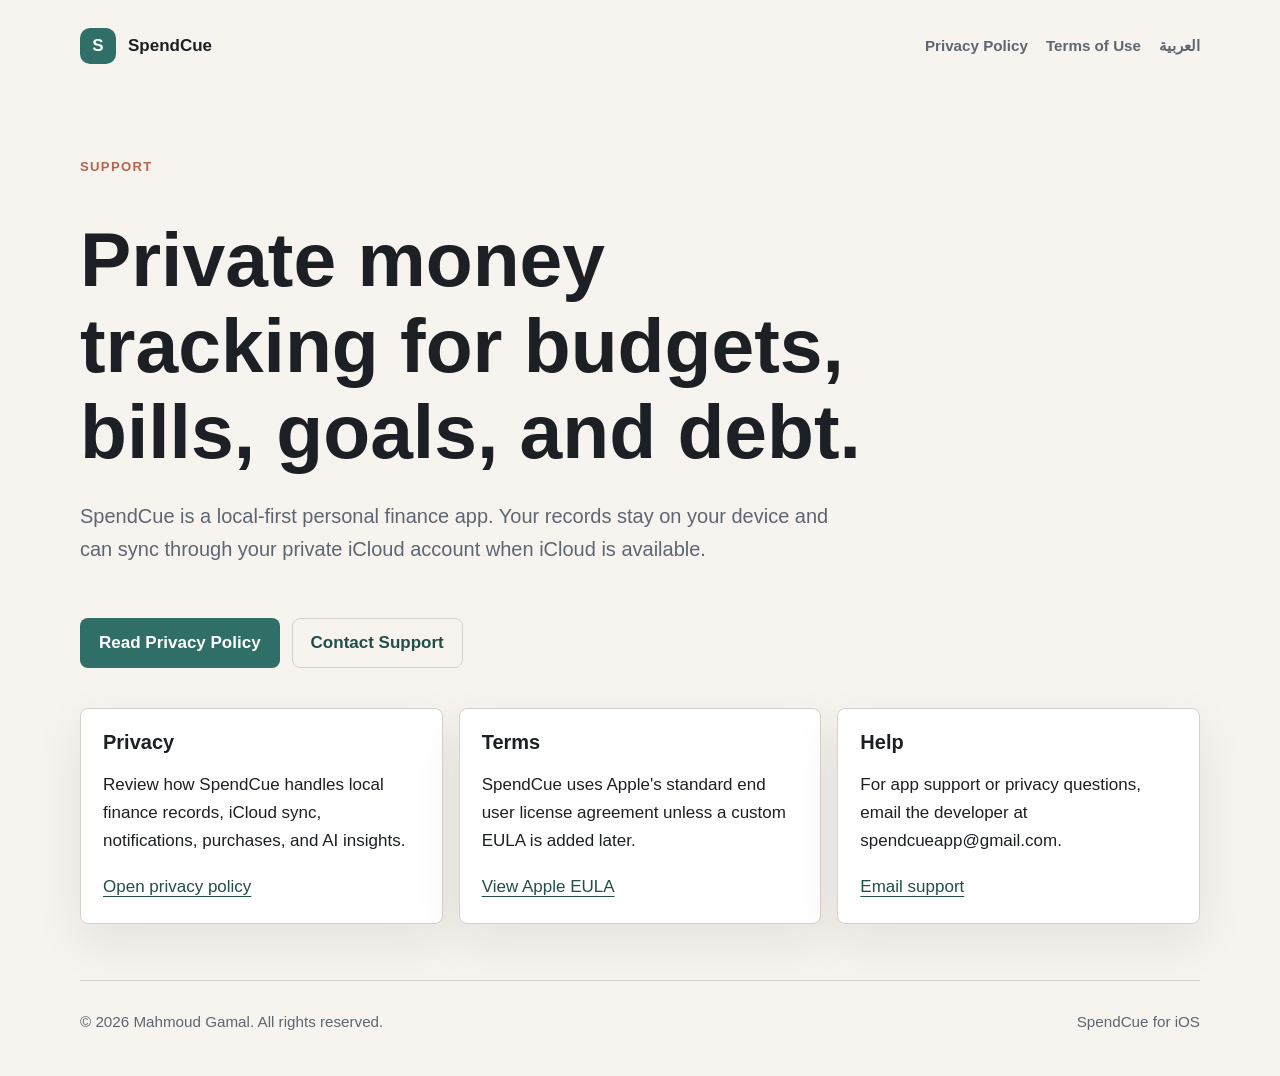
<file: docs/index.html>
<!doctype html>
<html lang="en">
  <head>
    <meta charset="utf-8">
    <meta name="viewport" content="width=device-width, initial-scale=1">
    <title>SpendCue Support</title>
    <meta name="description" content="Support and privacy information for SpendCue, a private personal finance tracker for iPhone.">
    <link rel="canonical" href="https://mahmoudfotta.github.io/SpendCuePrivacy/">
    <link rel="alternate" hreflang="en" href="https://mahmoudfotta.github.io/SpendCuePrivacy/">
    <link rel="alternate" hreflang="ar" href="https://mahmoudfotta.github.io/SpendCuePrivacy/ar/">
    <link rel="alternate" hreflang="x-default" href="https://mahmoudfotta.github.io/SpendCuePrivacy/">
    <link rel="stylesheet" href="./assets/styles.css">
  </head>
  <body>
    <header class="site-header">
      <a class="brand" href="./" aria-label="SpendCue home">
        <span class="brand-mark">S</span>
        <span>SpendCue</span>
      </a>
      <nav class="nav" aria-label="Primary navigation">
        <a href="./privacy/">Privacy Policy</a>
        <a href="https://www.apple.com/legal/internet-services/itunes/dev/stdeula/">Terms of Use</a>
        <a href="./ar/" lang="ar">العربية</a>
      </nav>
    </header>

    <main>
      <section class="hero">
        <p class="eyebrow">Support</p>
        <h1>Private money tracking for budgets, bills, goals, and debt.</h1>
        <p class="lede">
          SpendCue is a local-first personal finance app. Your records stay on your device and can sync through your private iCloud account when iCloud is available.
        </p>
        <div class="actions">
          <a class="button" href="./privacy/">Read Privacy Policy</a>
          <a class="button secondary" href="mailto:spendcueapp@gmail.com">Contact Support</a>
        </div>
      </section>

      <section class="cards" aria-label="Support links">
        <article class="card">
          <h2>Privacy</h2>
          <p>Review how SpendCue handles local finance records, iCloud sync, notifications, purchases, and AI insights.</p>
          <a href="./privacy/">Open privacy policy</a>
        </article>
        <article class="card">
          <h2>Terms</h2>
          <p>SpendCue uses Apple's standard end user license agreement unless a custom EULA is added later.</p>
          <a href="https://www.apple.com/legal/internet-services/itunes/dev/stdeula/">View Apple EULA</a>
        </article>
        <article class="card">
          <h2>Help</h2>
          <p>For app support or privacy questions, email the developer at spendcueapp@gmail.com.</p>
          <a href="mailto:spendcueapp@gmail.com">Email support</a>
        </article>
      </section>
    </main>

    <footer class="site-footer">
      <span>&copy; 2026 Mahmoud Gamal. All rights reserved.</span>
      <span>SpendCue for iOS</span>
    </footer>
  </body>
</html>
</file>
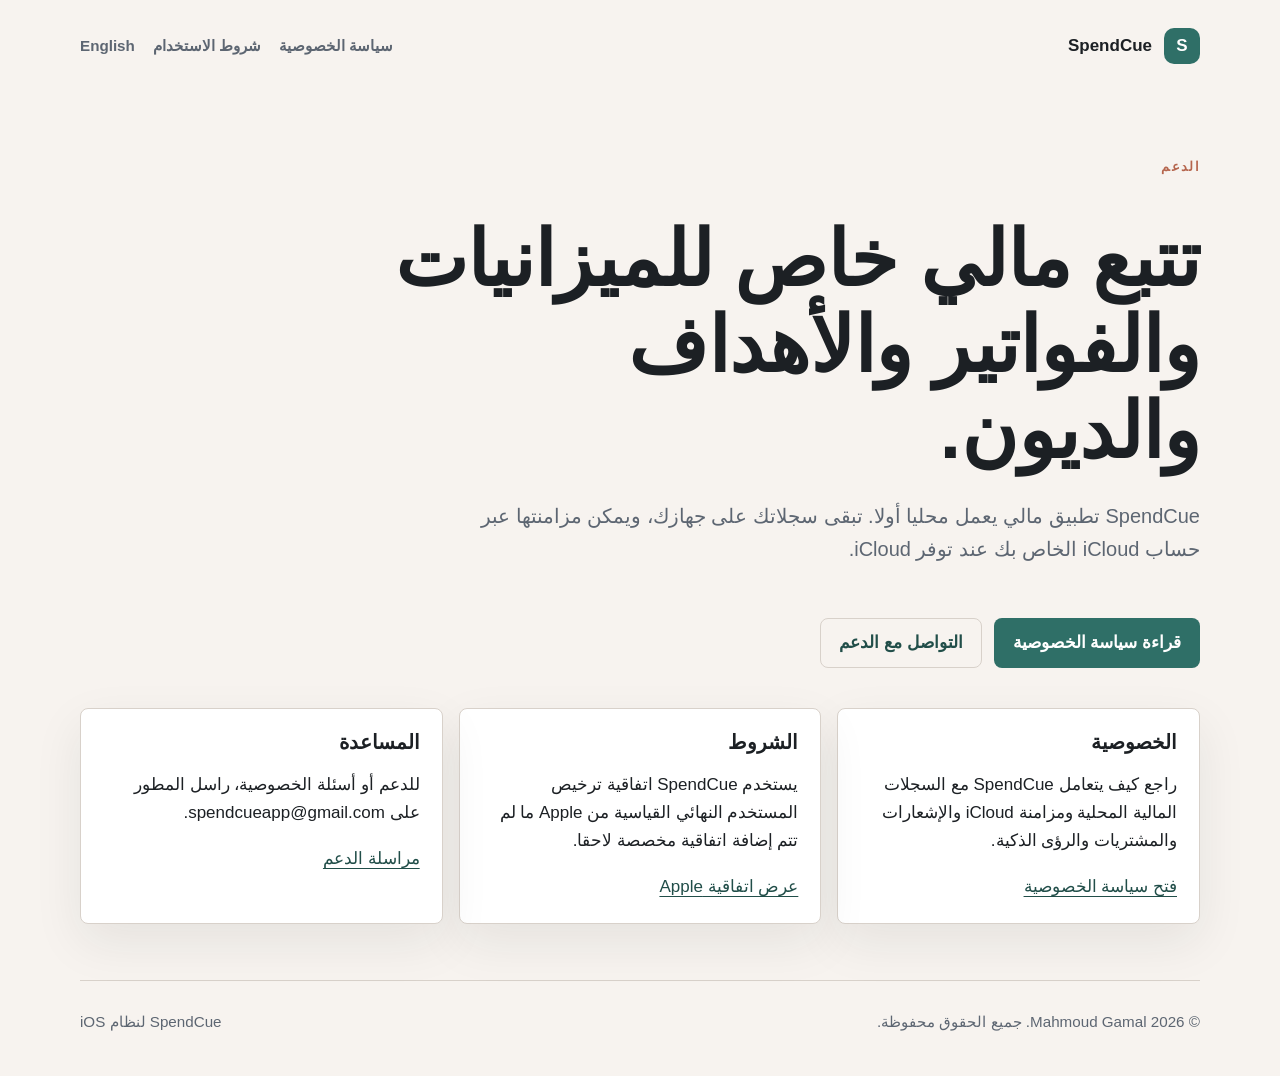
<file: docs/ar/index.html>
<!doctype html>
<html lang="ar" dir="rtl">
  <head>
    <meta charset="utf-8">
    <meta name="viewport" content="width=device-width, initial-scale=1">
    <title>دعم SpendCue</title>
    <meta name="description" content="معلومات الدعم والخصوصية لتطبيق SpendCue، متتبع مالي خاص لهواتف iPhone.">
    <link rel="canonical" href="https://mahmoudfotta.github.io/SpendCuePrivacy/ar/">
    <link rel="alternate" hreflang="en" href="https://mahmoudfotta.github.io/SpendCuePrivacy/">
    <link rel="alternate" hreflang="ar" href="https://mahmoudfotta.github.io/SpendCuePrivacy/ar/">
    <link rel="alternate" hreflang="x-default" href="https://mahmoudfotta.github.io/SpendCuePrivacy/">
    <link rel="stylesheet" href="../assets/styles.css">
  </head>
  <body>
    <header class="site-header">
      <a class="brand" href="./" aria-label="صفحة SpendCue الرئيسية">
        <span class="brand-mark">S</span>
        <span>SpendCue</span>
      </a>
      <nav class="nav" aria-label="التنقل الرئيسي">
        <a href="./privacy/">سياسة الخصوصية</a>
        <a href="https://www.apple.com/legal/internet-services/itunes/dev/stdeula/">شروط الاستخدام</a>
        <a href="../" lang="en" dir="ltr">English</a>
      </nav>
    </header>

    <main>
      <section class="hero">
        <p class="eyebrow">الدعم</p>
        <h1>تتبع مالي خاص للميزانيات والفواتير والأهداف والديون.</h1>
        <p class="lede">
          SpendCue تطبيق مالي يعمل محليا أولا. تبقى سجلاتك على جهازك، ويمكن مزامنتها عبر حساب iCloud الخاص بك عند توفر iCloud.
        </p>
        <div class="actions">
          <a class="button" href="./privacy/">قراءة سياسة الخصوصية</a>
          <a class="button secondary" href="mailto:spendcueapp@gmail.com">التواصل مع الدعم</a>
        </div>
      </section>

      <section class="cards" aria-label="روابط الدعم">
        <article class="card">
          <h2>الخصوصية</h2>
          <p>راجع كيف يتعامل SpendCue مع السجلات المالية المحلية ومزامنة iCloud والإشعارات والمشتريات والرؤى الذكية.</p>
          <a href="./privacy/">فتح سياسة الخصوصية</a>
        </article>
        <article class="card">
          <h2>الشروط</h2>
          <p>يستخدم SpendCue اتفاقية ترخيص المستخدم النهائي القياسية من Apple ما لم تتم إضافة اتفاقية مخصصة لاحقا.</p>
          <a href="https://www.apple.com/legal/internet-services/itunes/dev/stdeula/">عرض اتفاقية Apple</a>
        </article>
        <article class="card">
          <h2>المساعدة</h2>
          <p>للدعم أو أسئلة الخصوصية، راسل المطور على spendcueapp@gmail.com.</p>
          <a href="mailto:spendcueapp@gmail.com">مراسلة الدعم</a>
        </article>
      </section>
    </main>

    <footer class="site-footer">
      <span>&copy; 2026 Mahmoud Gamal. جميع الحقوق محفوظة.</span>
      <span>SpendCue لنظام iOS</span>
    </footer>
  </body>
</html>
</file>
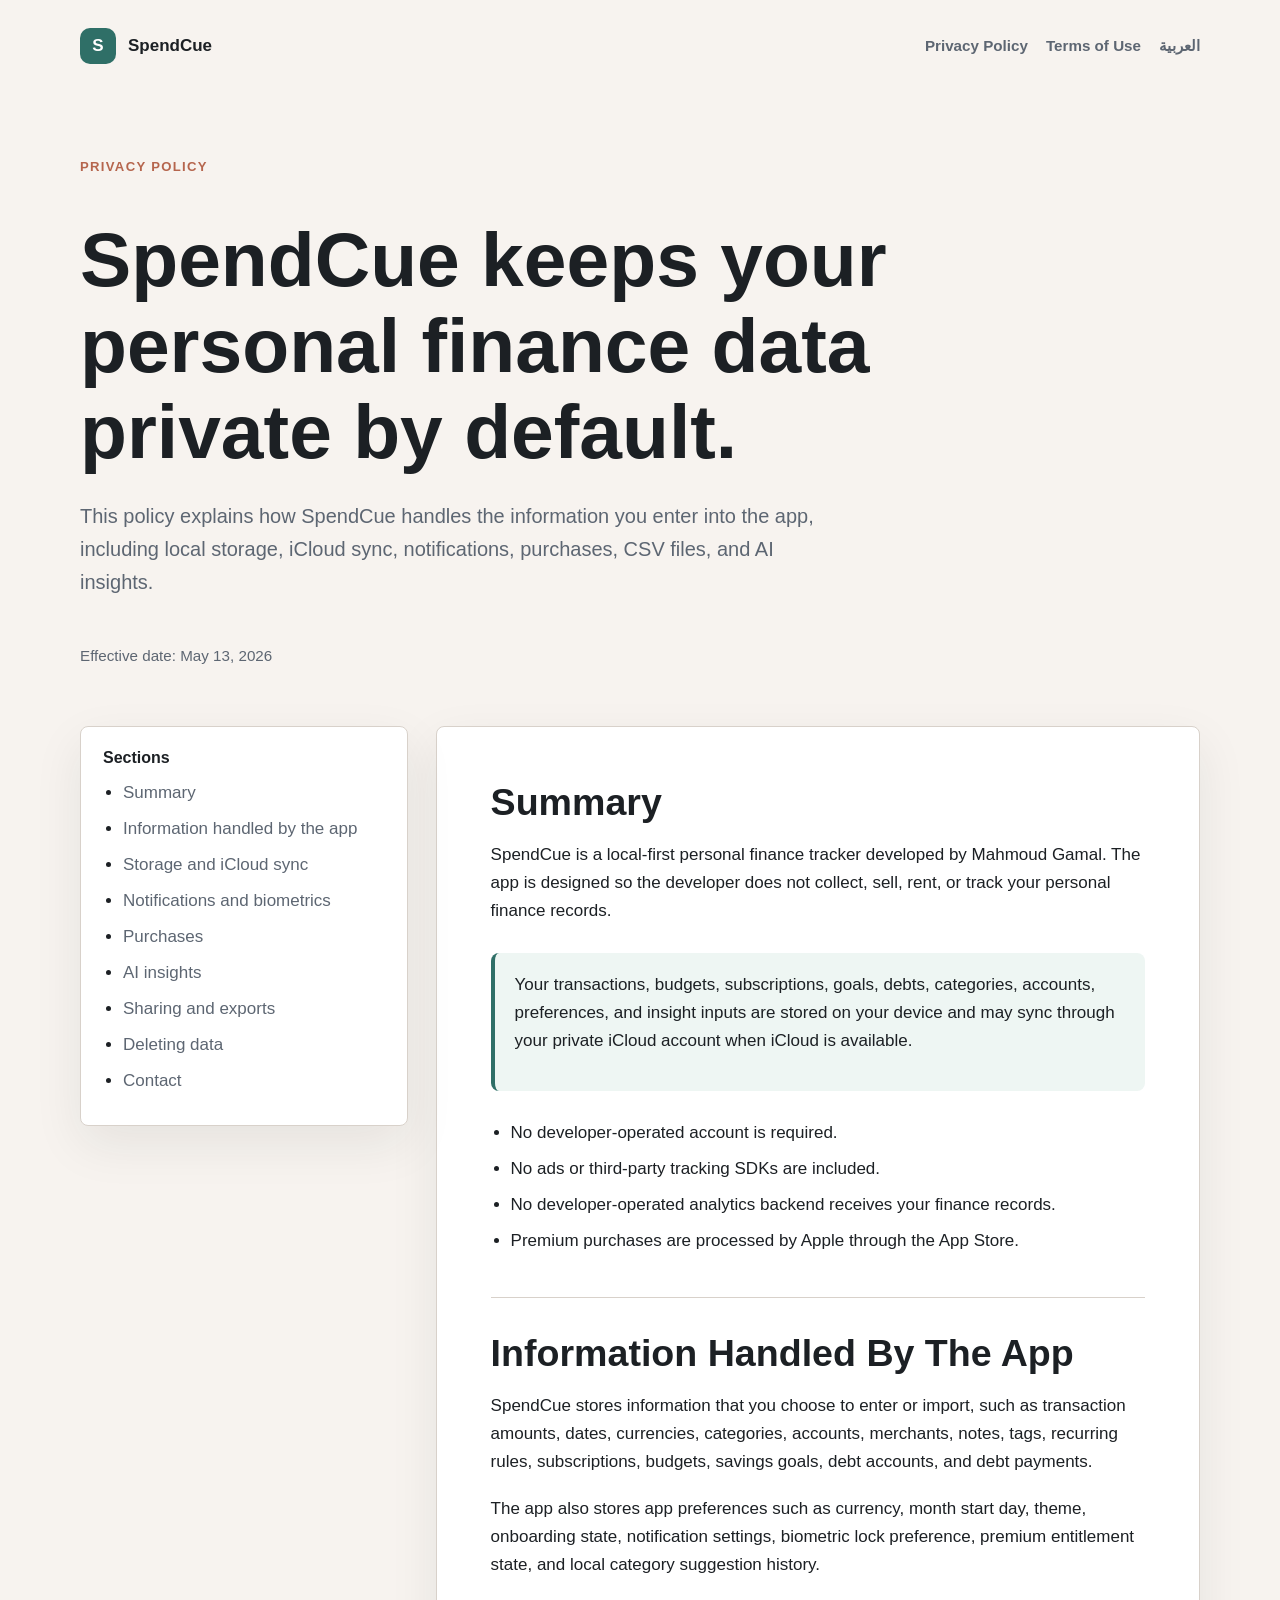
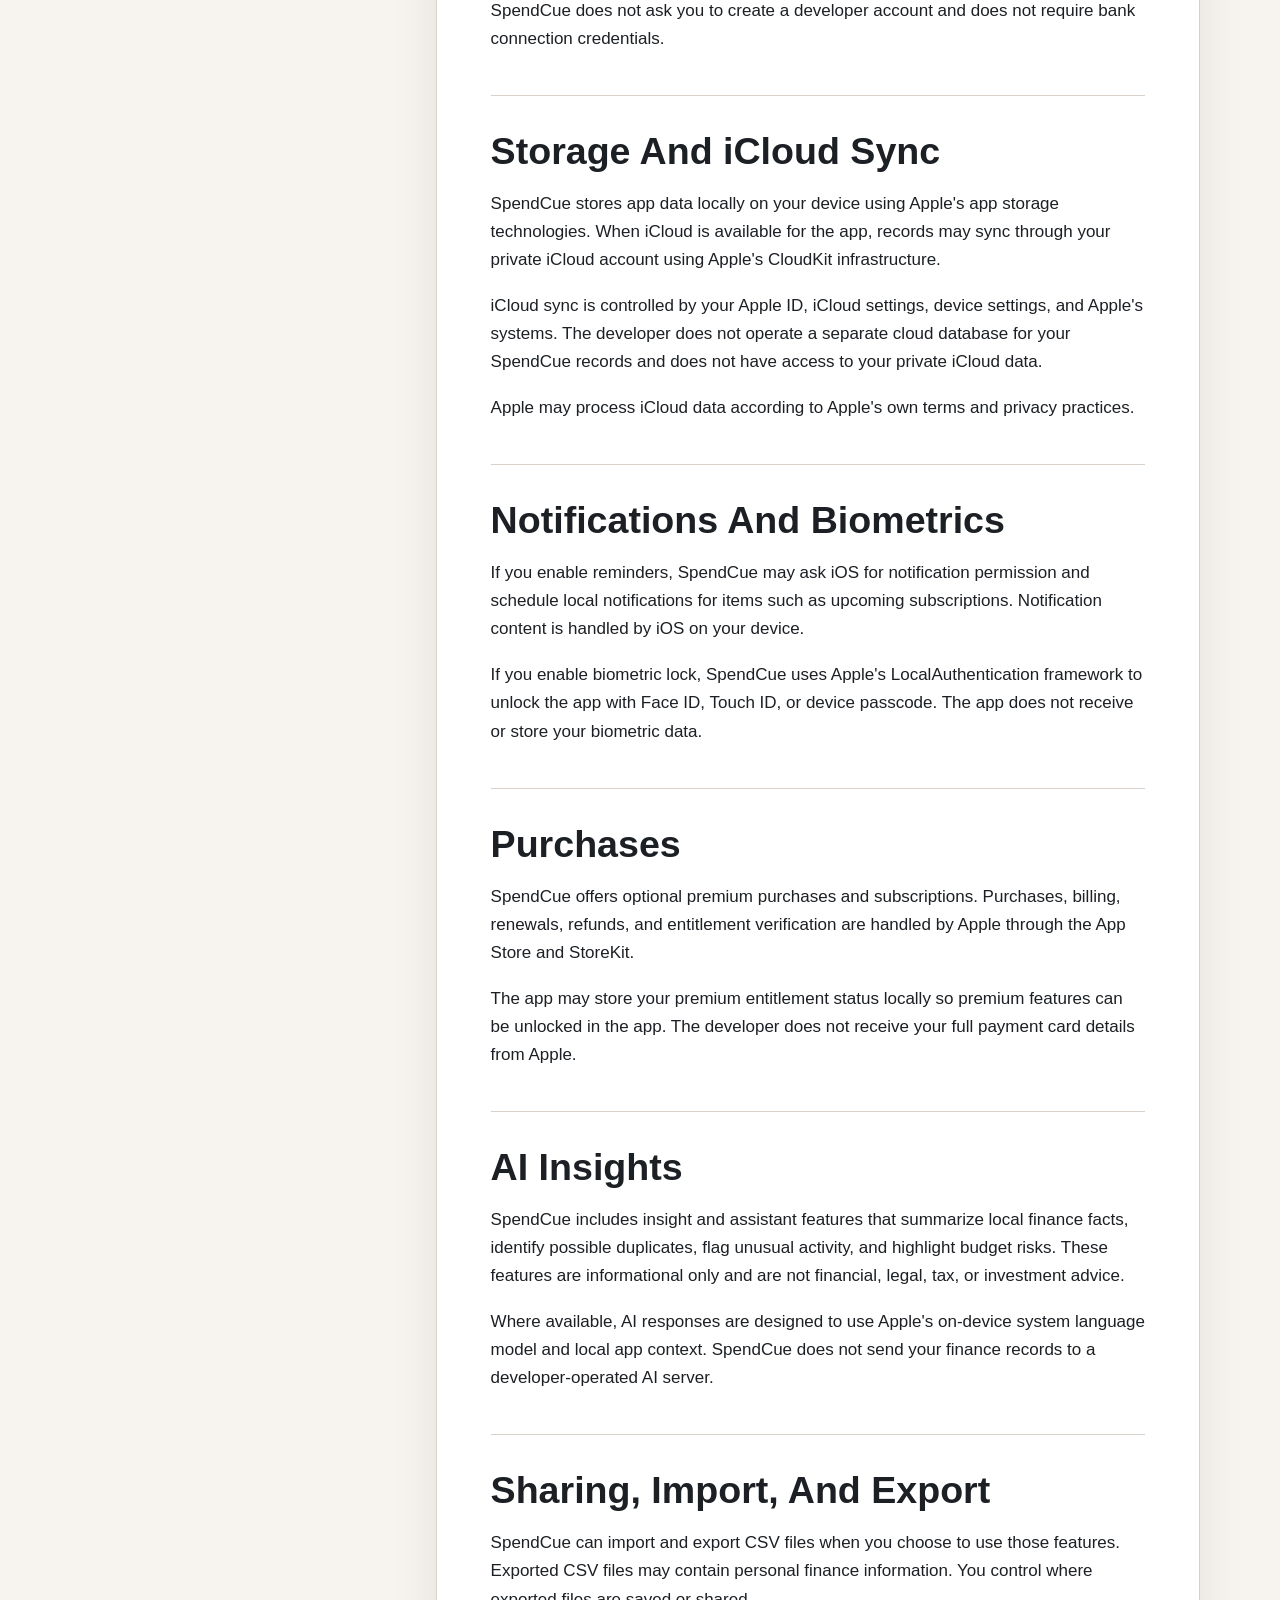
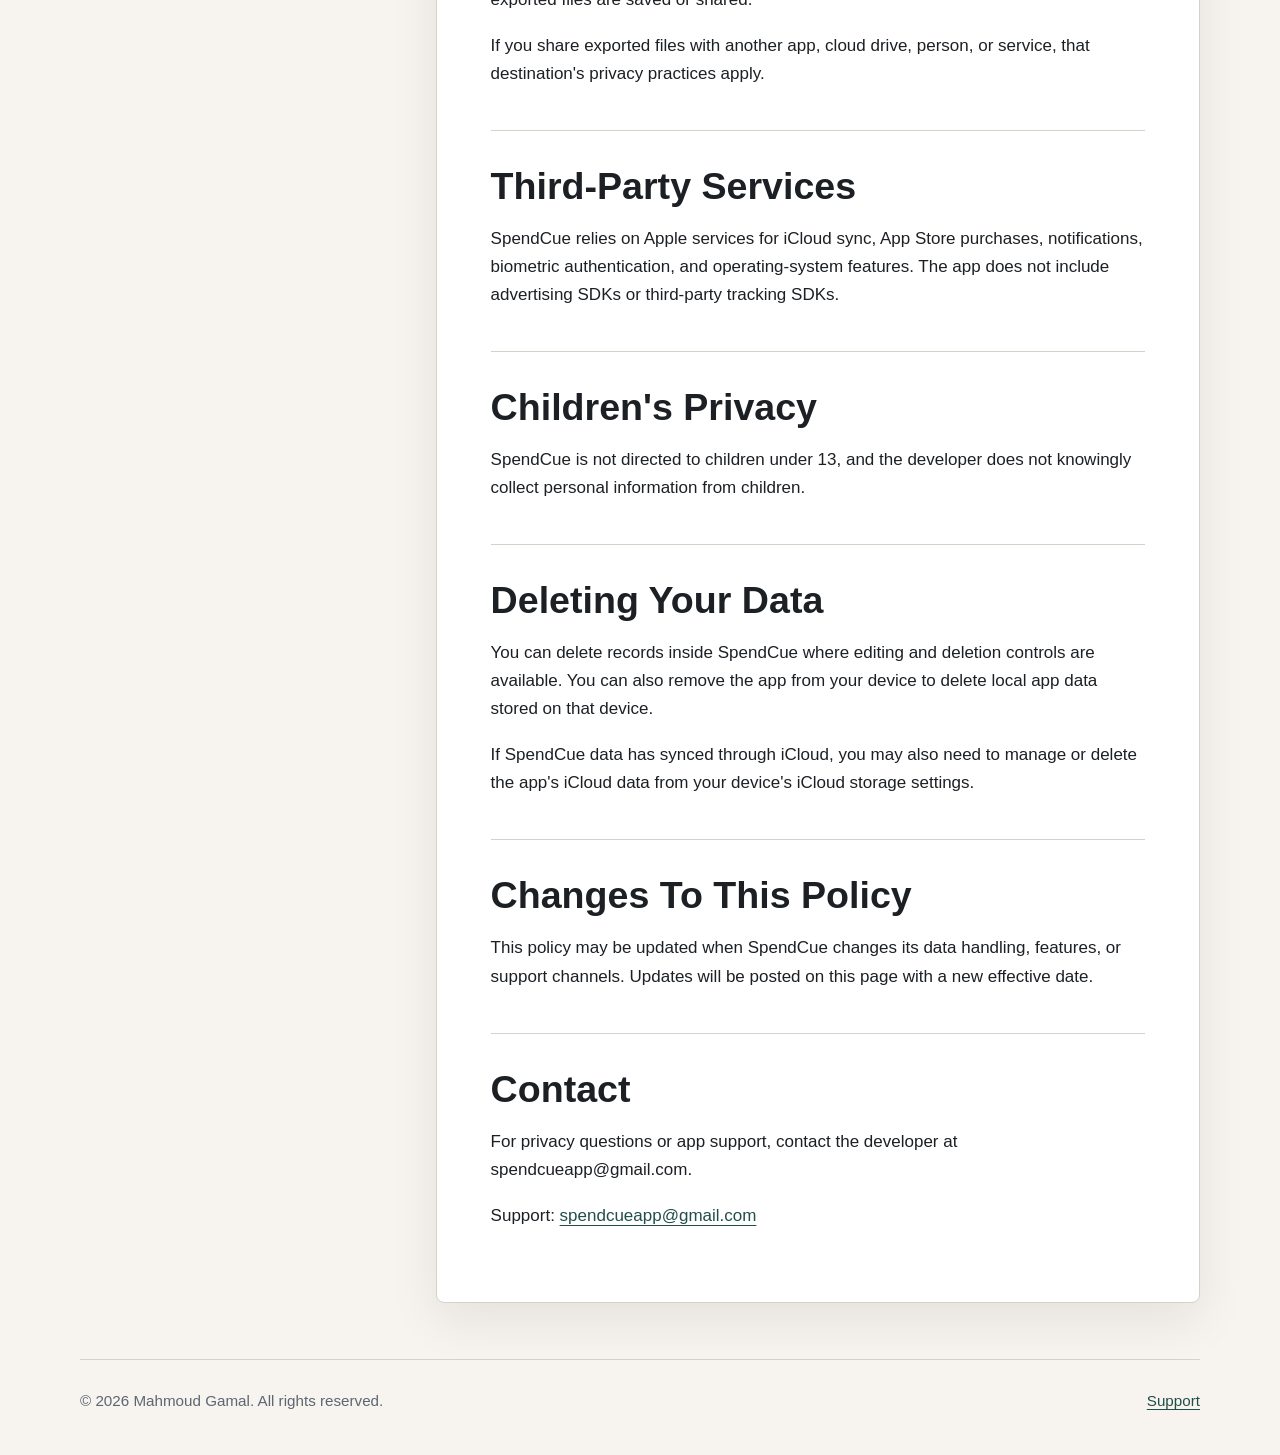
<file: docs/privacy/index.html>
<!doctype html>
<html lang="en">
  <head>
    <meta charset="utf-8">
    <meta name="viewport" content="width=device-width, initial-scale=1">
    <title>SpendCue Privacy Policy</title>
    <meta name="description" content="Privacy Policy for SpendCue, a local-first personal finance tracker for iPhone.">
    <link rel="canonical" href="https://mahmoudfotta.github.io/SpendCuePrivacy/privacy/">
    <link rel="alternate" hreflang="en" href="https://mahmoudfotta.github.io/SpendCuePrivacy/privacy/">
    <link rel="alternate" hreflang="ar" href="https://mahmoudfotta.github.io/SpendCuePrivacy/ar/privacy/">
    <link rel="alternate" hreflang="x-default" href="https://mahmoudfotta.github.io/SpendCuePrivacy/privacy/">
    <link rel="stylesheet" href="../assets/styles.css">
  </head>
  <body>
    <header class="site-header">
      <a class="brand" href="../" aria-label="SpendCue home">
        <span class="brand-mark">S</span>
        <span>SpendCue</span>
      </a>
      <nav class="nav" aria-label="Primary navigation">
        <a href="../privacy/">Privacy Policy</a>
        <a href="https://www.apple.com/legal/internet-services/itunes/dev/stdeula/">Terms of Use</a>
        <a href="../ar/privacy/" lang="ar">العربية</a>
      </nav>
    </header>

    <main>
      <section class="hero">
        <p class="eyebrow">Privacy Policy</p>
        <h1>SpendCue keeps your personal finance data private by default.</h1>
        <p class="lede">
          This policy explains how SpendCue handles the information you enter into the app, including local storage, iCloud sync, notifications, purchases, CSV files, and AI insights.
        </p>
        <p class="meta">Effective date: May 13, 2026</p>
      </section>

      <div class="content-grid">
        <aside class="summary" aria-label="Policy sections">
          <h2>Sections</h2>
          <ul>
            <li><a href="#summary">Summary</a></li>
            <li><a href="#information">Information handled by the app</a></li>
            <li><a href="#storage">Storage and iCloud sync</a></li>
            <li><a href="#notifications">Notifications and biometrics</a></li>
            <li><a href="#purchases">Purchases</a></li>
            <li><a href="#ai">AI insights</a></li>
            <li><a href="#sharing">Sharing and exports</a></li>
            <li><a href="#deletion">Deleting data</a></li>
            <li><a href="#contact">Contact</a></li>
          </ul>
        </aside>

        <article class="policy">
          <section id="summary">
            <h2>Summary</h2>
            <p>
              SpendCue is a local-first personal finance tracker developed by Mahmoud Gamal. The app is designed so the developer does not collect, sell, rent, or track your personal finance records.
            </p>
            <div class="callout">
              <p>
                Your transactions, budgets, subscriptions, goals, debts, categories, accounts, preferences, and insight inputs are stored on your device and may sync through your private iCloud account when iCloud is available.
              </p>
            </div>
            <ul>
              <li>No developer-operated account is required.</li>
              <li>No ads or third-party tracking SDKs are included.</li>
              <li>No developer-operated analytics backend receives your finance records.</li>
              <li>Premium purchases are processed by Apple through the App Store.</li>
            </ul>
          </section>

          <section id="information">
            <h2>Information Handled By The App</h2>
            <p>
              SpendCue stores information that you choose to enter or import, such as transaction amounts, dates, currencies, categories, accounts, merchants, notes, tags, recurring rules, subscriptions, budgets, savings goals, debt accounts, and debt payments.
            </p>
            <p>
              The app also stores app preferences such as currency, month start day, theme, onboarding state, notification settings, biometric lock preference, premium entitlement state, and local category suggestion history.
            </p>
            <p>
              SpendCue does not ask you to create a developer account and does not require bank connection credentials.
            </p>
          </section>

          <section id="storage">
            <h2>Storage And iCloud Sync</h2>
            <p>
              SpendCue stores app data locally on your device using Apple's app storage technologies. When iCloud is available for the app, records may sync through your private iCloud account using Apple's CloudKit infrastructure.
            </p>
            <p>
              iCloud sync is controlled by your Apple ID, iCloud settings, device settings, and Apple's systems. The developer does not operate a separate cloud database for your SpendCue records and does not have access to your private iCloud data.
            </p>
            <p>
              Apple may process iCloud data according to Apple's own terms and privacy practices.
            </p>
          </section>

          <section id="notifications">
            <h2>Notifications And Biometrics</h2>
            <p>
              If you enable reminders, SpendCue may ask iOS for notification permission and schedule local notifications for items such as upcoming subscriptions. Notification content is handled by iOS on your device.
            </p>
            <p>
              If you enable biometric lock, SpendCue uses Apple's LocalAuthentication framework to unlock the app with Face ID, Touch ID, or device passcode. The app does not receive or store your biometric data.
            </p>
          </section>

          <section id="purchases">
            <h2>Purchases</h2>
            <p>
              SpendCue offers optional premium purchases and subscriptions. Purchases, billing, renewals, refunds, and entitlement verification are handled by Apple through the App Store and StoreKit.
            </p>
            <p>
              The app may store your premium entitlement status locally so premium features can be unlocked in the app. The developer does not receive your full payment card details from Apple.
            </p>
          </section>

          <section id="ai">
            <h2>AI Insights</h2>
            <p>
              SpendCue includes insight and assistant features that summarize local finance facts, identify possible duplicates, flag unusual activity, and highlight budget risks. These features are informational only and are not financial, legal, tax, or investment advice.
            </p>
            <p>
              Where available, AI responses are designed to use Apple's on-device system language model and local app context. SpendCue does not send your finance records to a developer-operated AI server.
            </p>
          </section>

          <section id="sharing">
            <h2>Sharing, Import, And Export</h2>
            <p>
              SpendCue can import and export CSV files when you choose to use those features. Exported CSV files may contain personal finance information. You control where exported files are saved or shared.
            </p>
            <p>
              If you share exported files with another app, cloud drive, person, or service, that destination's privacy practices apply.
            </p>
          </section>

          <section id="third-parties">
            <h2>Third-Party Services</h2>
            <p>
              SpendCue relies on Apple services for iCloud sync, App Store purchases, notifications, biometric authentication, and operating-system features. The app does not include advertising SDKs or third-party tracking SDKs.
            </p>
          </section>

          <section id="children">
            <h2>Children's Privacy</h2>
            <p>
              SpendCue is not directed to children under 13, and the developer does not knowingly collect personal information from children.
            </p>
          </section>

          <section id="deletion">
            <h2>Deleting Your Data</h2>
            <p>
              You can delete records inside SpendCue where editing and deletion controls are available. You can also remove the app from your device to delete local app data stored on that device.
            </p>
            <p>
              If SpendCue data has synced through iCloud, you may also need to manage or delete the app's iCloud data from your device's iCloud storage settings.
            </p>
          </section>

          <section id="changes">
            <h2>Changes To This Policy</h2>
            <p>
              This policy may be updated when SpendCue changes its data handling, features, or support channels. Updates will be posted on this page with a new effective date.
            </p>
          </section>

          <section id="contact">
            <h2>Contact</h2>
            <p>
              For privacy questions or app support, contact the developer at spendcueapp@gmail.com.
            </p>
            <p>
              Support: <a href="mailto:spendcueapp@gmail.com">spendcueapp@gmail.com</a>
            </p>
          </section>
        </article>
      </div>
    </main>

    <footer class="site-footer">
      <span>&copy; 2026 Mahmoud Gamal. All rights reserved.</span>
      <span><a href="../">Support</a></span>
    </footer>
  </body>
</html>
</file>
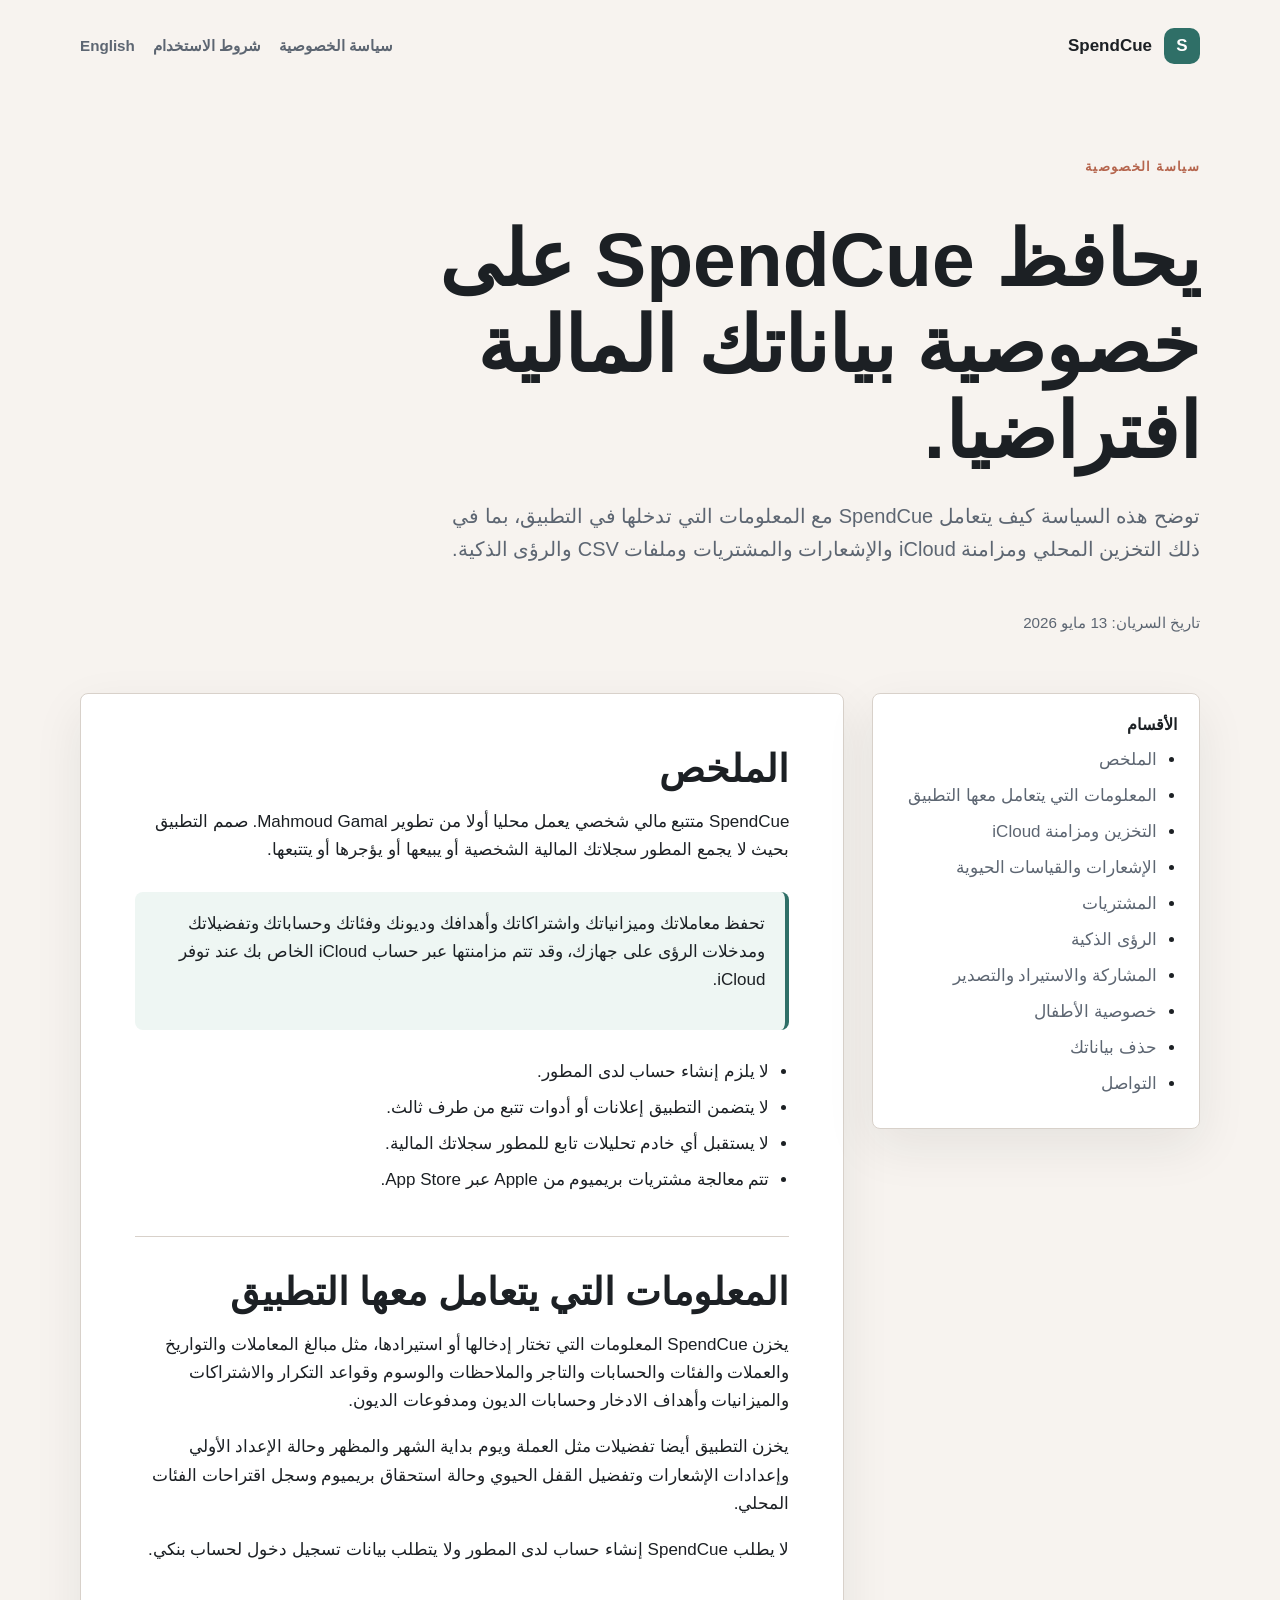
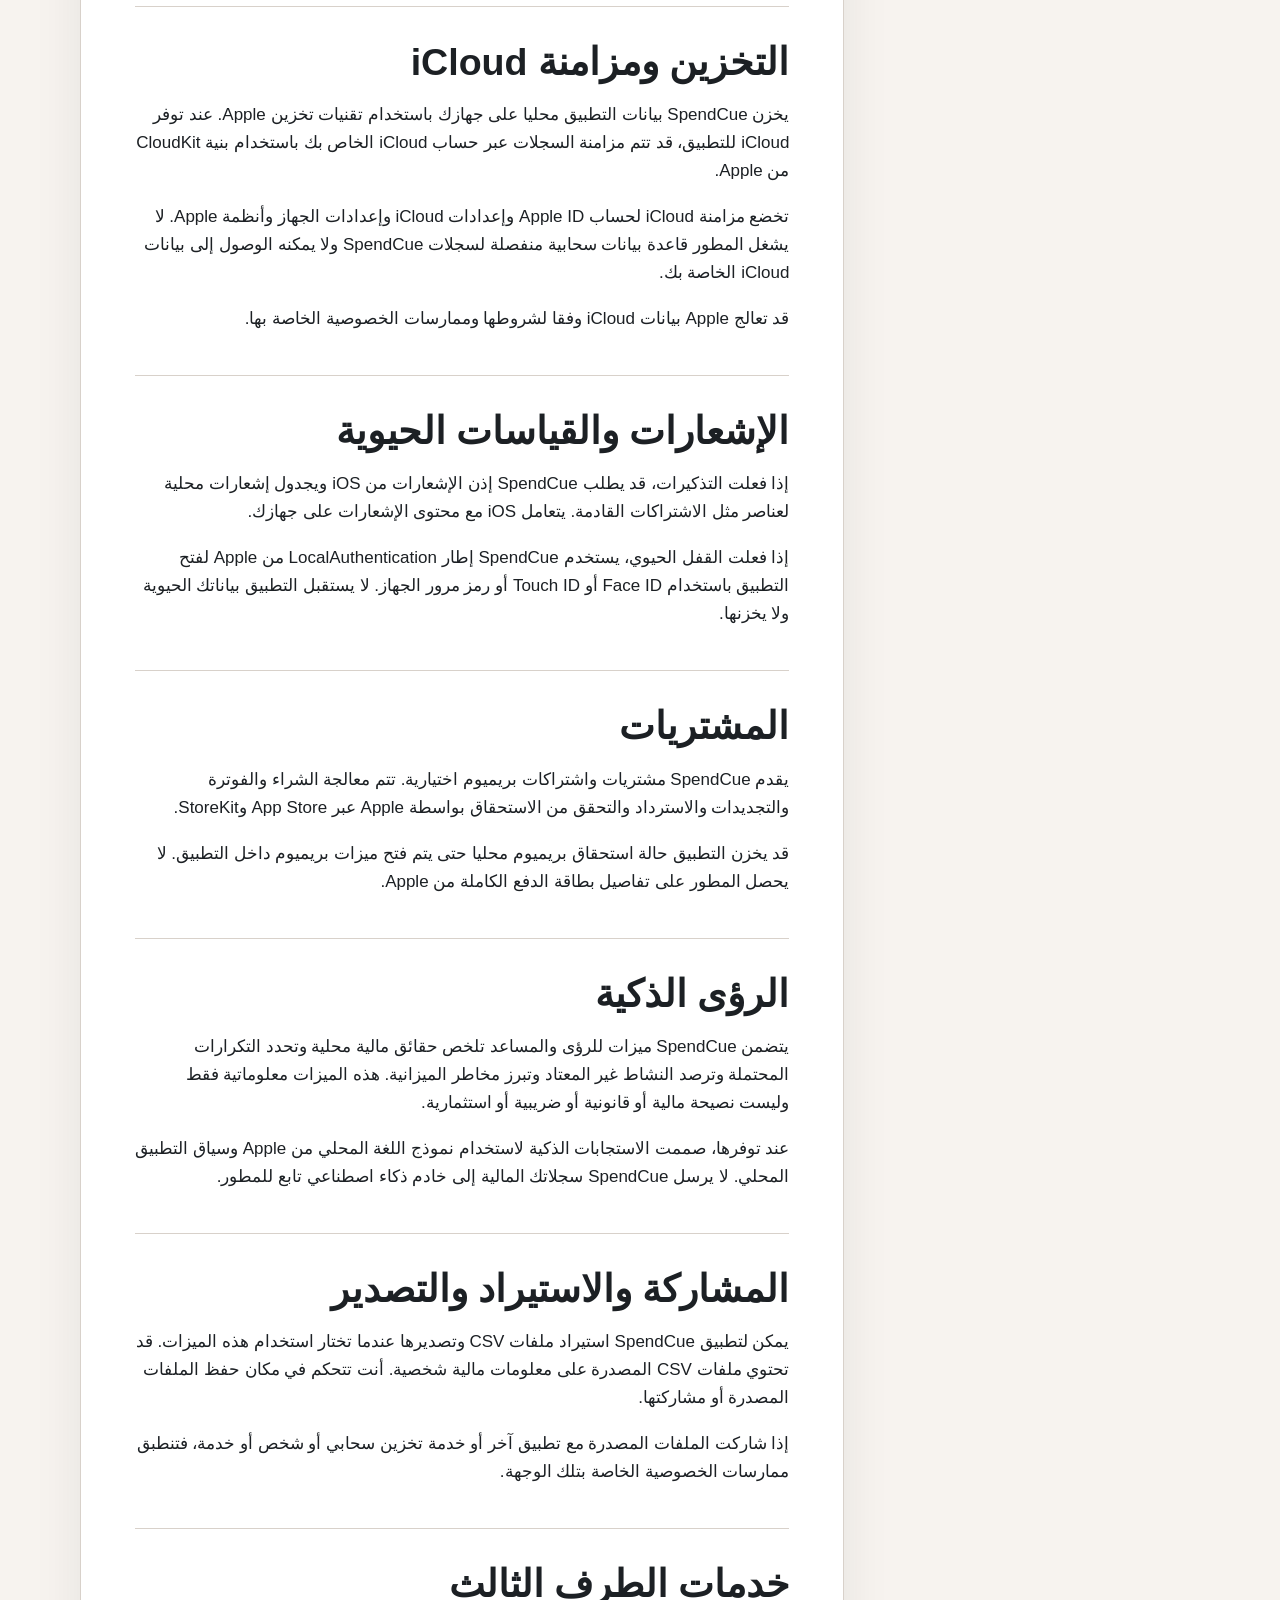
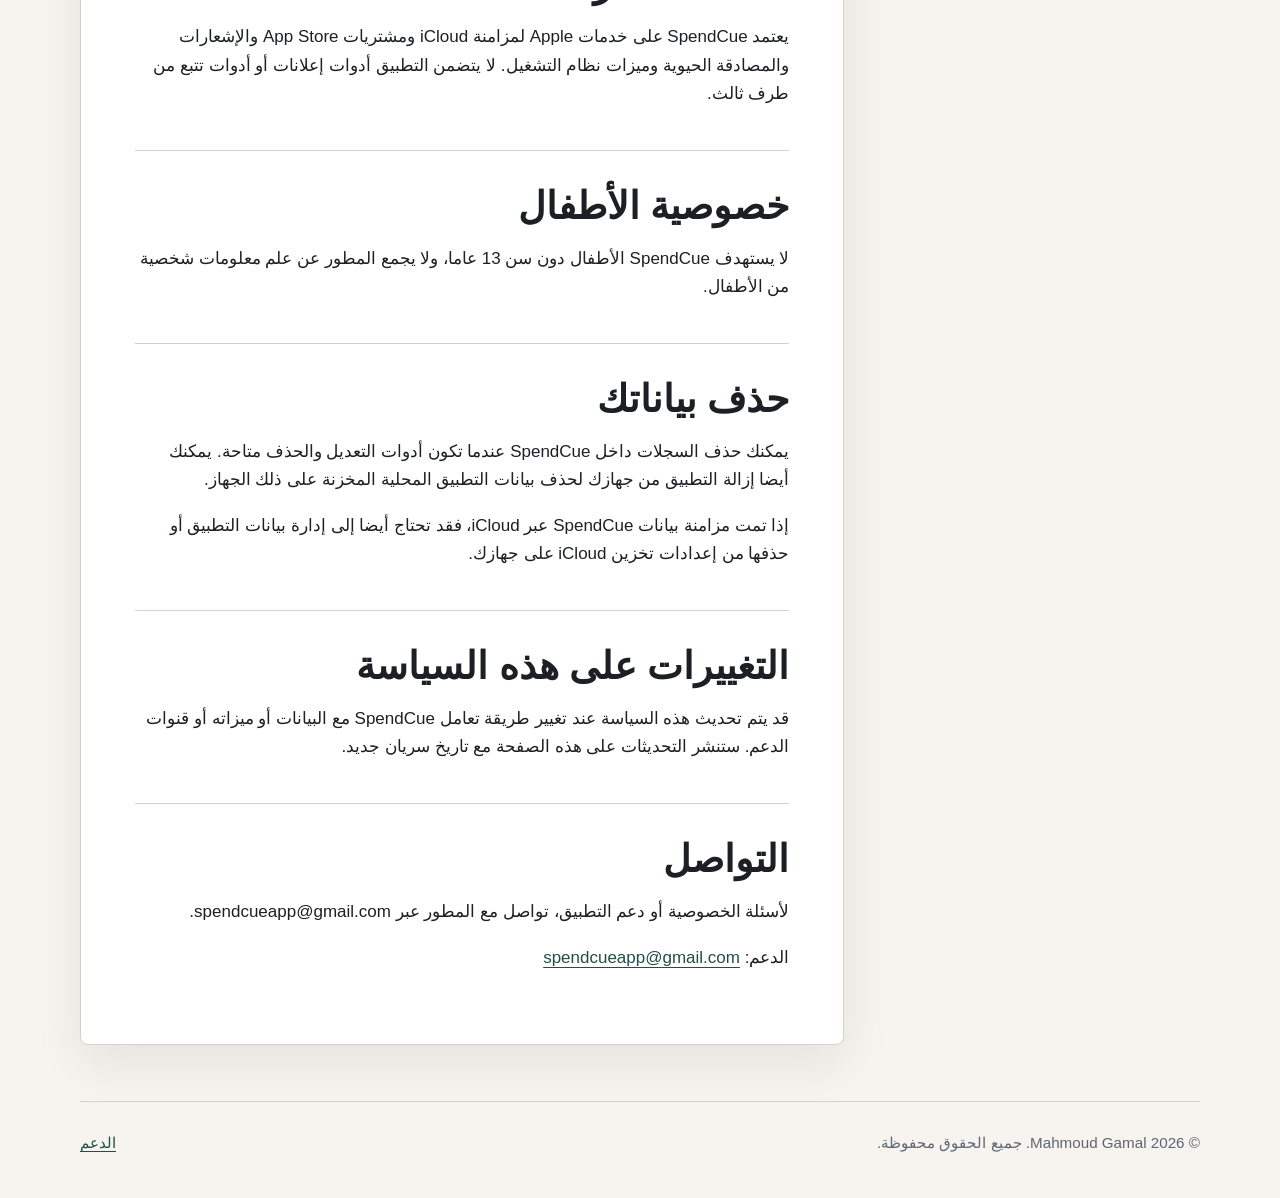
<file: docs/ar/privacy/index.html>
<!doctype html>
<html lang="ar" dir="rtl">
  <head>
    <meta charset="utf-8">
    <meta name="viewport" content="width=device-width, initial-scale=1">
    <title>سياسة خصوصية SpendCue</title>
    <meta name="description" content="سياسة الخصوصية لتطبيق SpendCue، متتبع مالي محلي وخاص لهواتف iPhone.">
    <link rel="canonical" href="https://mahmoudfotta.github.io/SpendCuePrivacy/ar/privacy/">
    <link rel="alternate" hreflang="en" href="https://mahmoudfotta.github.io/SpendCuePrivacy/privacy/">
    <link rel="alternate" hreflang="ar" href="https://mahmoudfotta.github.io/SpendCuePrivacy/ar/privacy/">
    <link rel="alternate" hreflang="x-default" href="https://mahmoudfotta.github.io/SpendCuePrivacy/privacy/">
    <link rel="stylesheet" href="../../assets/styles.css">
  </head>
  <body>
    <header class="site-header">
      <a class="brand" href="../" aria-label="صفحة SpendCue الرئيسية">
        <span class="brand-mark">S</span>
        <span>SpendCue</span>
      </a>
      <nav class="nav" aria-label="التنقل الرئيسي">
        <a href="../privacy/">سياسة الخصوصية</a>
        <a href="https://www.apple.com/legal/internet-services/itunes/dev/stdeula/">شروط الاستخدام</a>
        <a href="../../privacy/" lang="en" dir="ltr">English</a>
      </nav>
    </header>

    <main>
      <section class="hero">
        <p class="eyebrow">سياسة الخصوصية</p>
        <h1>يحافظ SpendCue على خصوصية بياناتك المالية افتراضيا.</h1>
        <p class="lede">
          توضح هذه السياسة كيف يتعامل SpendCue مع المعلومات التي تدخلها في التطبيق، بما في ذلك التخزين المحلي ومزامنة iCloud والإشعارات والمشتريات وملفات CSV والرؤى الذكية.
        </p>
        <p class="meta">تاريخ السريان: 13 مايو 2026</p>
      </section>

      <div class="content-grid">
        <aside class="summary" aria-label="أقسام السياسة">
          <h2>الأقسام</h2>
          <ul>
            <li><a href="#summary">الملخص</a></li>
            <li><a href="#information">المعلومات التي يتعامل معها التطبيق</a></li>
            <li><a href="#storage">التخزين ومزامنة iCloud</a></li>
            <li><a href="#notifications">الإشعارات والقياسات الحيوية</a></li>
            <li><a href="#purchases">المشتريات</a></li>
            <li><a href="#ai">الرؤى الذكية</a></li>
            <li><a href="#sharing">المشاركة والاستيراد والتصدير</a></li>
            <li><a href="#children">خصوصية الأطفال</a></li>
            <li><a href="#deletion">حذف بياناتك</a></li>
            <li><a href="#contact">التواصل</a></li>
          </ul>
        </aside>

        <article class="policy">
          <section id="summary">
            <h2>الملخص</h2>
            <p>
              SpendCue متتبع مالي شخصي يعمل محليا أولا من تطوير Mahmoud Gamal. صمم التطبيق بحيث لا يجمع المطور سجلاتك المالية الشخصية أو يبيعها أو يؤجرها أو يتتبعها.
            </p>
            <div class="callout">
              <p>
                تحفظ معاملاتك وميزانياتك واشتراكاتك وأهدافك وديونك وفئاتك وحساباتك وتفضيلاتك ومدخلات الرؤى على جهازك، وقد تتم مزامنتها عبر حساب iCloud الخاص بك عند توفر iCloud.
              </p>
            </div>
            <ul>
              <li>لا يلزم إنشاء حساب لدى المطور.</li>
              <li>لا يتضمن التطبيق إعلانات أو أدوات تتبع من طرف ثالث.</li>
              <li>لا يستقبل أي خادم تحليلات تابع للمطور سجلاتك المالية.</li>
              <li>تتم معالجة مشتريات بريميوم من Apple عبر App Store.</li>
            </ul>
          </section>

          <section id="information">
            <h2>المعلومات التي يتعامل معها التطبيق</h2>
            <p>
              يخزن SpendCue المعلومات التي تختار إدخالها أو استيرادها، مثل مبالغ المعاملات والتواريخ والعملات والفئات والحسابات والتاجر والملاحظات والوسوم وقواعد التكرار والاشتراكات والميزانيات وأهداف الادخار وحسابات الديون ومدفوعات الديون.
            </p>
            <p>
              يخزن التطبيق أيضا تفضيلات مثل العملة ويوم بداية الشهر والمظهر وحالة الإعداد الأولي وإعدادات الإشعارات وتفضيل القفل الحيوي وحالة استحقاق بريميوم وسجل اقتراحات الفئات المحلي.
            </p>
            <p>
              لا يطلب SpendCue إنشاء حساب لدى المطور ولا يتطلب بيانات تسجيل دخول لحساب بنكي.
            </p>
          </section>

          <section id="storage">
            <h2>التخزين ومزامنة iCloud</h2>
            <p>
              يخزن SpendCue بيانات التطبيق محليا على جهازك باستخدام تقنيات تخزين Apple. عند توفر iCloud للتطبيق، قد تتم مزامنة السجلات عبر حساب iCloud الخاص بك باستخدام بنية CloudKit من Apple.
            </p>
            <p>
              تخضع مزامنة iCloud لحساب Apple ID وإعدادات iCloud وإعدادات الجهاز وأنظمة Apple. لا يشغل المطور قاعدة بيانات سحابية منفصلة لسجلات SpendCue ولا يمكنه الوصول إلى بيانات iCloud الخاصة بك.
            </p>
            <p>
              قد تعالج Apple بيانات iCloud وفقا لشروطها وممارسات الخصوصية الخاصة بها.
            </p>
          </section>

          <section id="notifications">
            <h2>الإشعارات والقياسات الحيوية</h2>
            <p>
              إذا فعلت التذكيرات، قد يطلب SpendCue إذن الإشعارات من iOS ويجدول إشعارات محلية لعناصر مثل الاشتراكات القادمة. يتعامل iOS مع محتوى الإشعارات على جهازك.
            </p>
            <p>
              إذا فعلت القفل الحيوي، يستخدم SpendCue إطار LocalAuthentication من Apple لفتح التطبيق باستخدام Face ID أو Touch ID أو رمز مرور الجهاز. لا يستقبل التطبيق بياناتك الحيوية ولا يخزنها.
            </p>
          </section>

          <section id="purchases">
            <h2>المشتريات</h2>
            <p>
              يقدم SpendCue مشتريات واشتراكات بريميوم اختيارية. تتم معالجة الشراء والفوترة والتجديدات والاسترداد والتحقق من الاستحقاق بواسطة Apple عبر App Store وStoreKit.
            </p>
            <p>
              قد يخزن التطبيق حالة استحقاق بريميوم محليا حتى يتم فتح ميزات بريميوم داخل التطبيق. لا يحصل المطور على تفاصيل بطاقة الدفع الكاملة من Apple.
            </p>
          </section>

          <section id="ai">
            <h2>الرؤى الذكية</h2>
            <p>
              يتضمن SpendCue ميزات للرؤى والمساعد تلخص حقائق مالية محلية وتحدد التكرارات المحتملة وترصد النشاط غير المعتاد وتبرز مخاطر الميزانية. هذه الميزات معلوماتية فقط وليست نصيحة مالية أو قانونية أو ضريبية أو استثمارية.
            </p>
            <p>
              عند توفرها، صممت الاستجابات الذكية لاستخدام نموذج اللغة المحلي من Apple وسياق التطبيق المحلي. لا يرسل SpendCue سجلاتك المالية إلى خادم ذكاء اصطناعي تابع للمطور.
            </p>
          </section>

          <section id="sharing">
            <h2>المشاركة والاستيراد والتصدير</h2>
            <p>
              يمكن لتطبيق SpendCue استيراد ملفات CSV وتصديرها عندما تختار استخدام هذه الميزات. قد تحتوي ملفات CSV المصدرة على معلومات مالية شخصية. أنت تتحكم في مكان حفظ الملفات المصدرة أو مشاركتها.
            </p>
            <p>
              إذا شاركت الملفات المصدرة مع تطبيق آخر أو خدمة تخزين سحابي أو شخص أو خدمة، فتنطبق ممارسات الخصوصية الخاصة بتلك الوجهة.
            </p>
          </section>

          <section id="third-parties">
            <h2>خدمات الطرف الثالث</h2>
            <p>
              يعتمد SpendCue على خدمات Apple لمزامنة iCloud ومشتريات App Store والإشعارات والمصادقة الحيوية وميزات نظام التشغيل. لا يتضمن التطبيق أدوات إعلانات أو أدوات تتبع من طرف ثالث.
            </p>
          </section>

          <section id="children">
            <h2>خصوصية الأطفال</h2>
            <p>
              لا يستهدف SpendCue الأطفال دون سن 13 عاما، ولا يجمع المطور عن علم معلومات شخصية من الأطفال.
            </p>
          </section>

          <section id="deletion">
            <h2>حذف بياناتك</h2>
            <p>
              يمكنك حذف السجلات داخل SpendCue عندما تكون أدوات التعديل والحذف متاحة. يمكنك أيضا إزالة التطبيق من جهازك لحذف بيانات التطبيق المحلية المخزنة على ذلك الجهاز.
            </p>
            <p>
              إذا تمت مزامنة بيانات SpendCue عبر iCloud، فقد تحتاج أيضا إلى إدارة بيانات التطبيق أو حذفها من إعدادات تخزين iCloud على جهازك.
            </p>
          </section>

          <section id="changes">
            <h2>التغييرات على هذه السياسة</h2>
            <p>
              قد يتم تحديث هذه السياسة عند تغيير طريقة تعامل SpendCue مع البيانات أو ميزاته أو قنوات الدعم. ستنشر التحديثات على هذه الصفحة مع تاريخ سريان جديد.
            </p>
          </section>

          <section id="contact">
            <h2>التواصل</h2>
            <p>
              لأسئلة الخصوصية أو دعم التطبيق، تواصل مع المطور عبر spendcueapp@gmail.com.
            </p>
            <p>
              الدعم: <a href="mailto:spendcueapp@gmail.com">spendcueapp@gmail.com</a>
            </p>
          </section>
        </article>
      </div>
    </main>

    <footer class="site-footer">
      <span>&copy; 2026 Mahmoud Gamal. جميع الحقوق محفوظة.</span>
      <span><a href="../">الدعم</a></span>
    </footer>
  </body>
</html>
</file>
<file: docs/assets/styles.css>
:root {
  color-scheme: light;
  --bg: #f7f3ef;
  --surface: #ffffff;
  --ink: #1c2024;
  --muted: #5d6672;
  --line: #d8d1ca;
  --brand: #2f6f67;
  --brand-strong: #214e49;
  --accent: #b5654d;
  --shadow: 0 18px 50px rgba(31, 37, 44, 0.08);
}

* {
  box-sizing: border-box;
}

html {
  scroll-behavior: smooth;
}

body {
  margin: 0;
  background: var(--bg);
  color: var(--ink);
  font-family: -apple-system, BlinkMacSystemFont, "Segoe UI", sans-serif;
  font-size: 17px;
  line-height: 1.65;
}

html[dir="rtl"] body {
  text-align: right;
}

a {
  color: var(--brand-strong);
  text-decoration-thickness: 0.08em;
  text-underline-offset: 0.22em;
}

.site-header,
.site-footer {
  width: min(1120px, calc(100% - 40px));
  margin: 0 auto;
}

.site-header {
  display: flex;
  align-items: center;
  justify-content: space-between;
  gap: 24px;
  padding: 28px 0;
}

.brand {
  display: inline-flex;
  align-items: center;
  gap: 12px;
  color: var(--ink);
  font-weight: 700;
  letter-spacing: 0;
  text-decoration: none;
}

.brand-mark {
  display: grid;
  width: 36px;
  height: 36px;
  place-items: center;
  border-radius: 10px;
  background: var(--brand);
  color: #ffffff;
  font-weight: 800;
}

.nav {
  display: flex;
  align-items: center;
  gap: 18px;
  flex-wrap: wrap;
}

.nav a {
  color: var(--muted);
  font-size: 0.95rem;
  font-weight: 600;
  text-decoration: none;
}

.nav a:hover {
  color: var(--brand-strong);
}

main {
  width: min(1120px, calc(100% - 40px));
  margin: 0 auto 56px;
}

.hero {
  display: grid;
  gap: 26px;
  padding: 64px 0 40px;
}

.eyebrow {
  color: var(--accent);
  font-size: 0.82rem;
  font-weight: 800;
  letter-spacing: 0.1em;
  margin: 0 0 12px;
  text-transform: uppercase;
}

h1,
h2,
h3 {
  letter-spacing: 0;
  line-height: 1.12;
}

h1 {
  max-width: 820px;
  margin: 0;
  font-size: clamp(2.45rem, 6vw, 4.85rem);
}

h2 {
  margin: 0 0 18px;
  font-size: clamp(1.65rem, 3vw, 2.35rem);
}

h3 {
  margin: 28px 0 10px;
  font-size: 1.12rem;
}

p {
  margin: 0 0 18px;
}

.lede {
  max-width: 760px;
  color: var(--muted);
  font-size: clamp(1.08rem, 2vw, 1.25rem);
}

.actions {
  display: flex;
  gap: 12px;
  flex-wrap: wrap;
  margin-top: 8px;
}

.button {
  display: inline-flex;
  align-items: center;
  justify-content: center;
  min-height: 46px;
  padding: 10px 18px;
  border: 1px solid transparent;
  border-radius: 8px;
  background: var(--brand);
  color: #ffffff;
  font-weight: 700;
  text-decoration: none;
}

.button.secondary {
  border-color: var(--line);
  background: transparent;
  color: var(--brand-strong);
}

.content-grid {
  display: grid;
  grid-template-columns: 0.9fr 2.1fr;
  gap: 28px;
  align-items: start;
}

.summary,
.policy {
  border: 1px solid var(--line);
  border-radius: 8px;
  background: var(--surface);
  box-shadow: var(--shadow);
}

.summary {
  position: sticky;
  top: 20px;
  padding: 22px;
}

.summary h2 {
  margin-bottom: 12px;
  font-size: 1rem;
}

.summary ul,
.policy ul {
  margin: 0;
  padding-left: 20px;
}

html[dir="rtl"] .summary ul,
html[dir="rtl"] .policy ul {
  padding-right: 20px;
  padding-left: 0;
}

.summary li,
.policy li {
  margin: 8px 0;
}

.summary a {
  color: var(--muted);
  text-decoration: none;
}

.summary a:hover {
  color: var(--brand-strong);
}

.policy {
  padding: clamp(26px, 5vw, 54px);
}

.policy section + section {
  margin-top: 42px;
  padding-top: 34px;
  border-top: 1px solid var(--line);
}

.callout {
  margin: 28px 0;
  padding: 18px 20px;
  border-left: 4px solid var(--brand);
  border-radius: 8px;
  background: #eef6f3;
}

html[dir="rtl"] .callout {
  border-right: 4px solid var(--brand);
  border-left: 0;
}

.meta {
  color: var(--muted);
  font-size: 0.95rem;
}

.cards {
  display: grid;
  grid-template-columns: repeat(3, minmax(0, 1fr));
  gap: 16px;
}

.card {
  min-height: 180px;
  padding: 22px;
  border: 1px solid var(--line);
  border-radius: 8px;
  background: var(--surface);
  box-shadow: var(--shadow);
}

.card h2 {
  font-size: 1.25rem;
}

.site-footer {
  display: flex;
  justify-content: space-between;
  gap: 20px;
  padding: 28px 0 42px;
  border-top: 1px solid var(--line);
  color: var(--muted);
  font-size: 0.95rem;
}

@media (max-width: 820px) {
  .site-header,
  .site-footer {
    align-items: flex-start;
    flex-direction: column;
  }

  .hero {
    padding-top: 36px;
  }

  .content-grid,
  .cards {
    grid-template-columns: 1fr;
  }

  .summary {
    position: static;
  }
}
</file>
